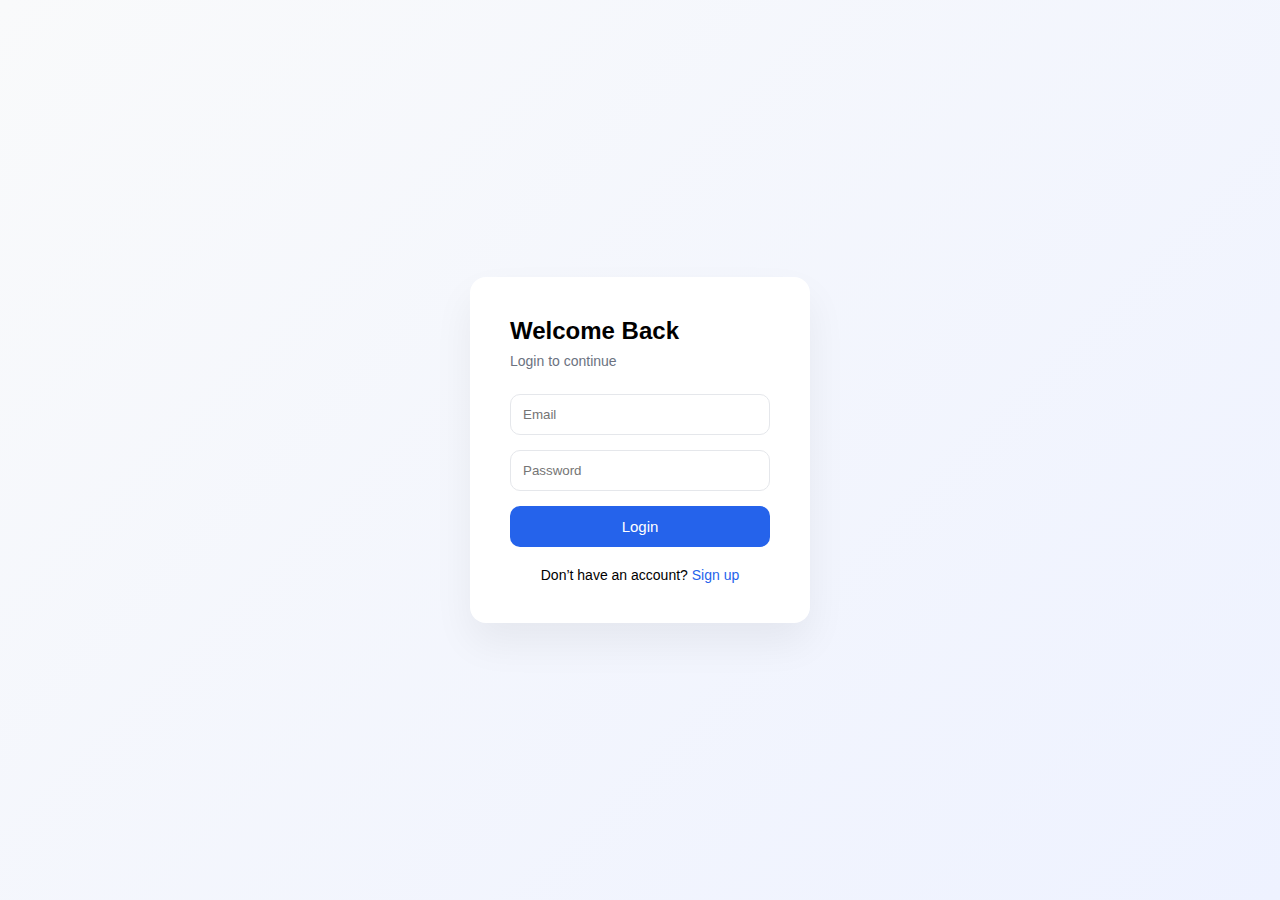
<file: index.html>
<!DOCTYPE html>
<html lang="en">
<head>
<meta charset="UTF-8">
<title>Login | AI Resume Analyzer</title>
<link rel="stylesheet" href="auth.css">
</head>
<body>

<div class="auth-container">
  <div class="auth-card">

    <h2>Welcome Back</h2>
    <p class="subtitle">Login to continue</p>

    <input type="email" id="loginEmail" placeholder="Email">
    <input type="password" id="loginPassword" placeholder="Password">

    <button onclick="login()">Login</button>

    <p class="switch">
      Don’t have an account?
      <a href="signup.html">Sign up</a>
    </p>

  </div>
</div>

<script>
function login(){
  const email = document.getElementById("loginEmail").value;
  const password = document.getElementById("loginPassword").value;

  if(email === "" || password === ""){
    alert("All fields required");
    return;
  }

  const storedEmail = localStorage.getItem("userEmail");
  const storedPassword = localStorage.getItem("userPassword");

  if(email !== storedEmail || password !== storedPassword){
    alert("Invalid email or password");
    return;
  }

  localStorage.setItem("userLoggedIn", "true");
  window.location.href = "main.html";
}

</script>

</body>
</html>
</file>
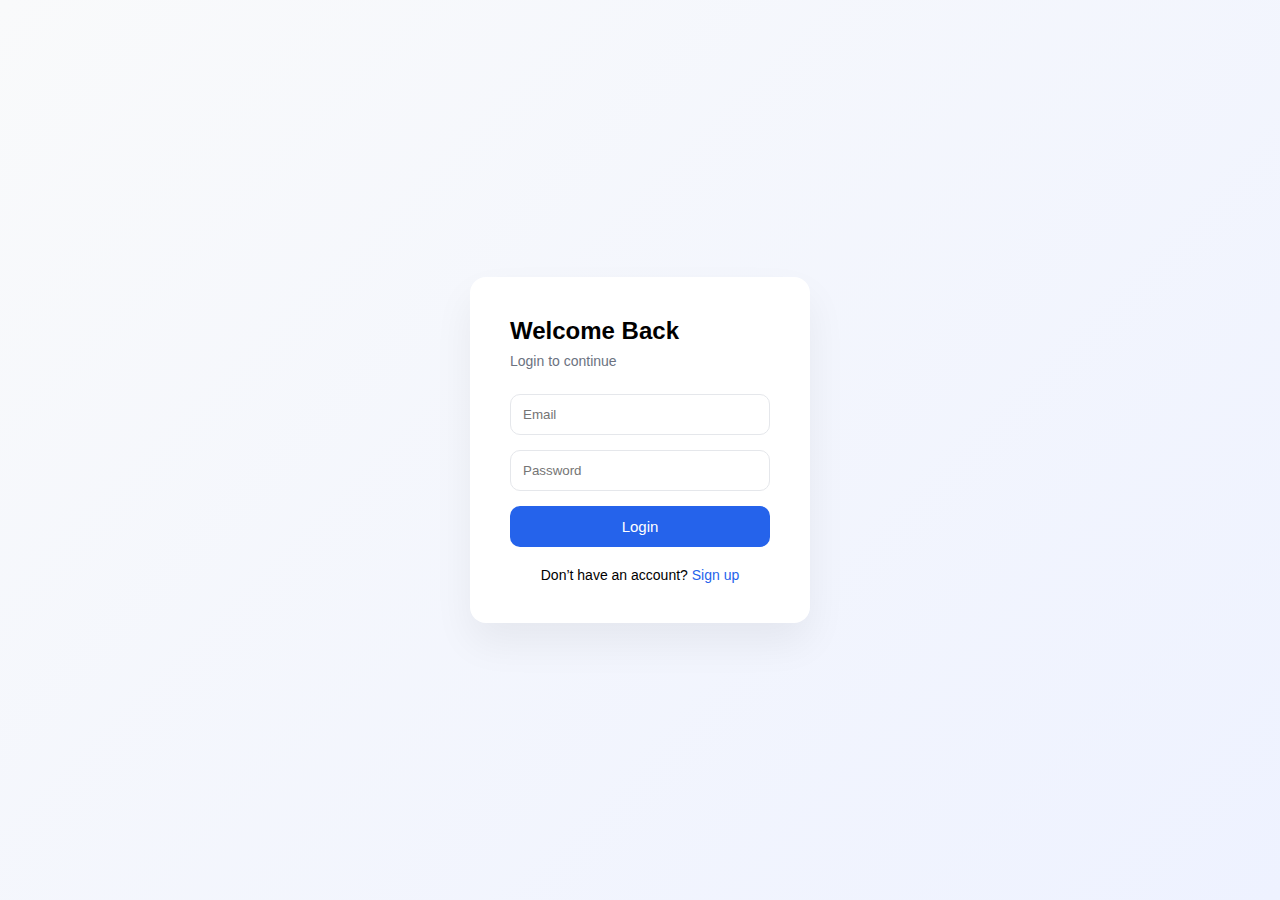
<file: login.html>
<!DOCTYPE html>
<html lang="en">
<head>
<meta charset="UTF-8">
<title>Login | AI Resume Analyzer</title>
<link rel="stylesheet" href="auth.css">
</head>
<body>

<div class="auth-container">
  <div class="auth-card">

    <h2>Welcome Back</h2>
    <p class="subtitle">Login to continue</p>

    <input type="email" id="loginEmail" placeholder="Email">
    <input type="password" id="loginPassword" placeholder="Password">

    <button onclick="login()">Login</button>

    <p class="switch">
      Don’t have an account?
      <a href="signup.html">Sign up</a>
    </p>

  </div>
</div>

<script>
function login(){
  const email = document.getElementById("loginEmail").value;
  const password = document.getElementById("loginPassword").value;

  if(email === "" || password === ""){
    alert("All fields required");
    return;
  }

  const storedEmail = localStorage.getItem("userEmail");
  const storedPassword = localStorage.getItem("userPassword");

  if(email !== storedEmail || password !== storedPassword){
    alert("Invalid email or password");
    return;
  }

  localStorage.setItem("userLoggedIn", "true");
  window.location.href = "main.html";
}

</script>

</body>
</html>
</file>
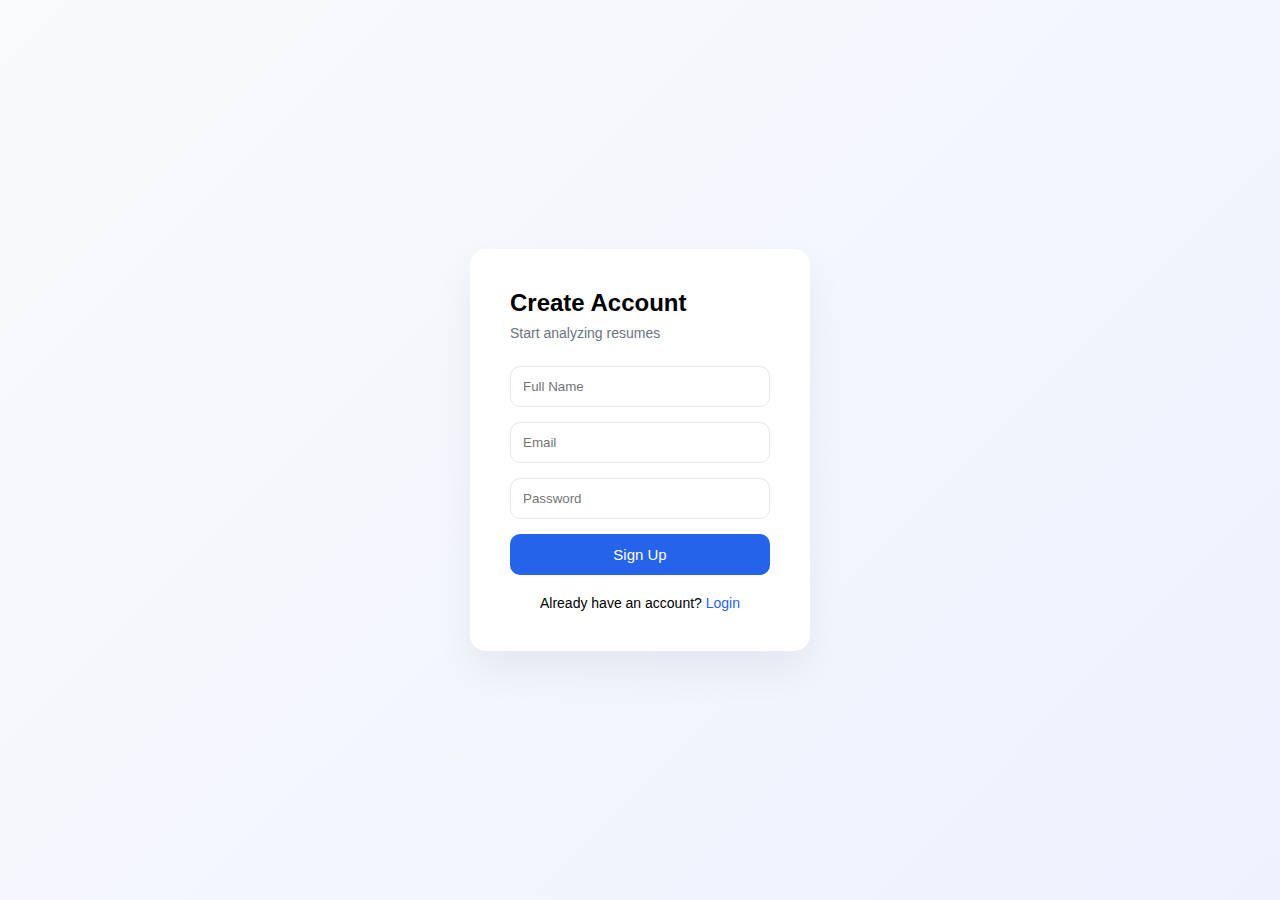
<file: signup.html>
<!DOCTYPE html>
<html lang="en">
<head>
<meta charset="UTF-8">
<title>Sign Up | AI Resume Analyzer</title>
<link rel="stylesheet" href="auth.css">
</head>
<body>

<div class="auth-container">
  <div class="auth-card">

    <h2>Create Account</h2>
    <p class="subtitle">Start analyzing resumes</p>

    <input type="text" id="name" placeholder="Full Name">
    <input type="email" id="email" placeholder="Email">
    <input type="password" id="password" placeholder="Password">

    <button onclick="signup()">Sign Up</button>

    <p class="switch">
      Already have an account?
      <a href="index.html">Login</a>
    </p>

  </div>
</div>

<script>
function signup(){
  const name = document.getElementById("name").value;
  const email = document.getElementById("email").value;
  const password = document.getElementById("password").value;

  if(name === "" || email === "" || password === ""){
    alert("All fields required");
    return;
  }

  // Password validation
  const passwordRegex = /^(?=.*[0-9])(?=.*[!@#$%^&*]).{6,}$/;

  if(!passwordRegex.test(password)){
    alert(
      "Password must be at least 6 characters and include a number and a special character"
    );
    return;
  }

  localStorage.setItem("userName", name);
  localStorage.setItem("userEmail", email);
  localStorage.setItem("userPassword", password); // demo only

  alert("Signup successful. Please login.");
  window.location.href = "index.html";
}

</script>

</body>
</html>
</file>
<file: auth.css>
*{
  margin:0;
  padding:0;
  box-sizing:border-box;
  font-family:Inter,Arial;
}

body{
  background:linear-gradient(135deg,#F9FAFB,#EEF2FF);
  height:100vh;
  display:flex;
  align-items:center;
  justify-content:center;
}

.auth-container{
  width:100%;
  display:flex;
  justify-content:center;
}

.auth-card{
  background:#fff;
  padding:40px;
  width:340px;
  border-radius:16px;
  box-shadow:0 20px 40px rgba(0,0,0,0.06);
}

.auth-card h2{
  margin-bottom:8px;
}

.subtitle{
  font-size:14px;
  color:#6B7280;
  margin-bottom:25px;
}

.auth-card input{
  width:100%;
  padding:12px;
  margin-bottom:15px;
  border-radius:10px;
  border:1px solid #E5E7EB;
}

.auth-card button{
  width:100%;
  padding:12px;
  background:#2563EB;
  color:#fff;
  border:none;
  border-radius:10px;
  font-size:15px;
  cursor:pointer;
}

.switch{
  margin-top:20px;
  font-size:14px;
  text-align:center;
}

.switch a{
  color:#2563EB;
  text-decoration:none;
}
</file>
